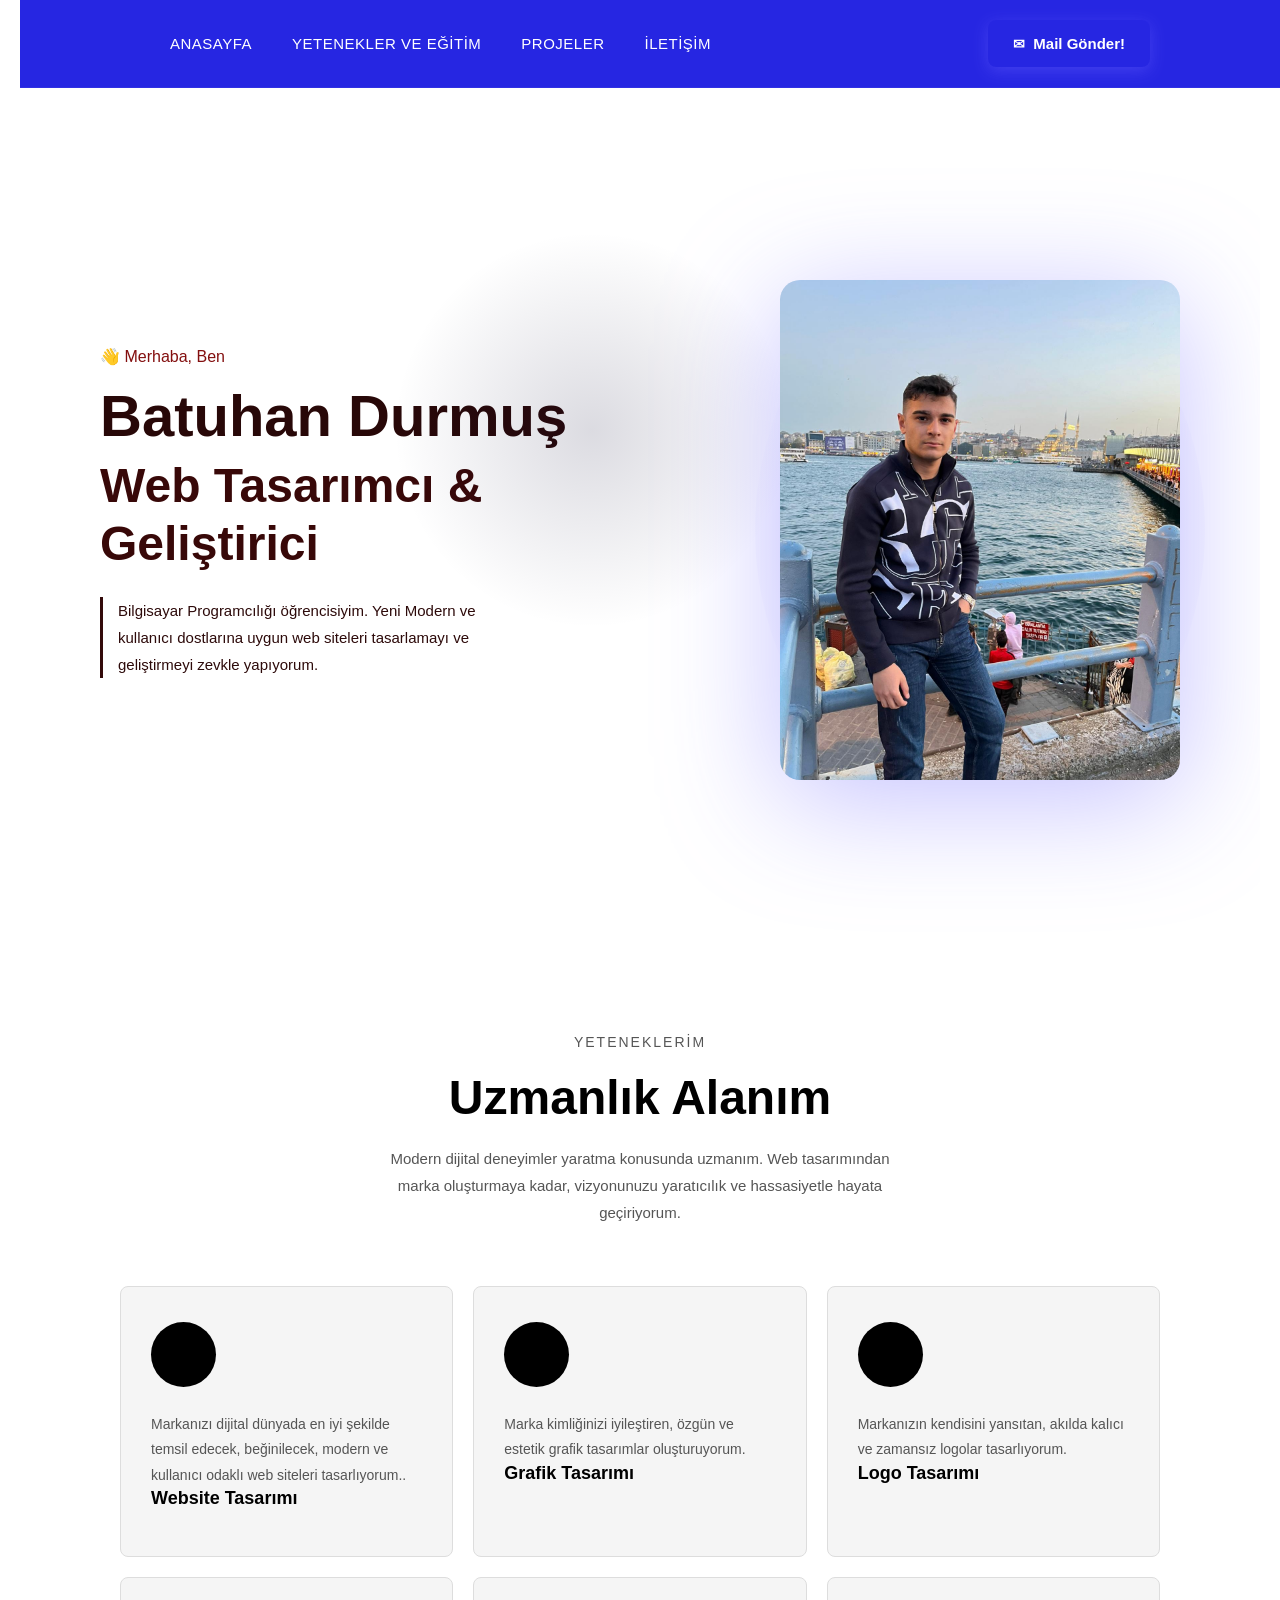
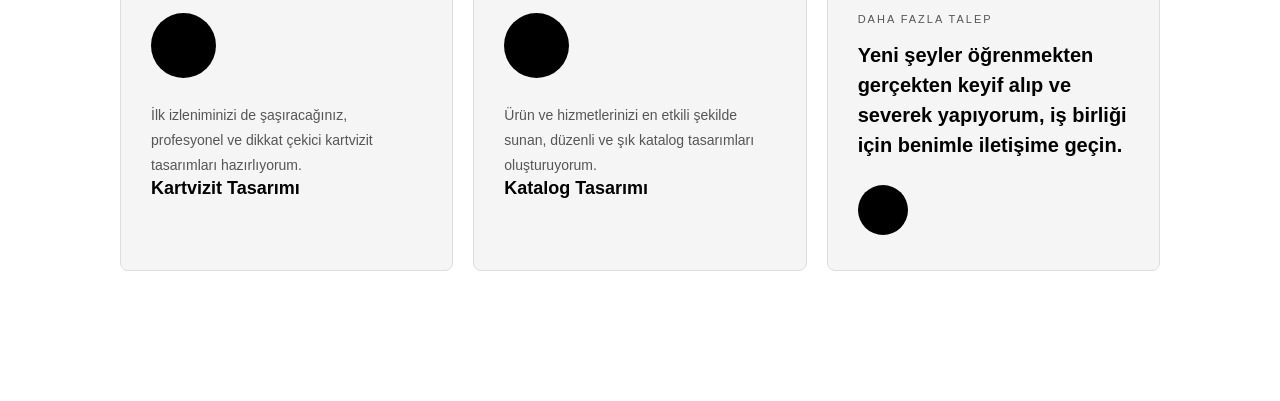
<file: index.html>
<!DOCTYPE html>
<html lang="tr">
<head>
    <meta charset="UTF-8">
    <meta name="viewport" content="width=device-width, initial-scale=1.0">
    <link rel="stylesheet" href="style.css">
    <title>Batuhan Durmuş - Kişisel Portfolyo</title>
</head>
<body>

    <!-- NAVBAR -->
    <nav>
        <ul class="nav-links">
            <li><a href="anasayfa.html" class="active">Anasayfa</a></li>
            <li><a href="yeteneklerveegitim.html">Yetenekler ve Eğitim</a></li>
            <li><a href="projeler.html">Projeler</a></li>
            <li><a href="iletisim.html">İletişim</a></li>
        </ul>
        <a href="iletisim.html" class="nav-btn">Mail Gönder!</a>
    </nav>

    <section class="hero">
        <div class="hero-content">
            <p class="hero-greeting">👋 Merhaba, Ben</p>
            <h1 class="hero-title">Batuhan Durmuş</h1>
            <h2 class="hero-subtitle">
                <span class="colored">Web Tasarımcı & Geliştirici</span><br>
            </h2>
            <p class="hero-desc">
                Bilgisayar Programcılığı öğrencisiyim. 
                Yeni Modern ve kullanıcı dostlarına uygun web siteleri tasarlamayı 
                ve geliştirmeyi zevkle yapıyorum.
            </p>
        </div>

        <div class="hero-image">
            <div class="image-wrapper">
                <img src="resim1.jpeg" alt="Batuhan Durmuş">
                <div class="image-glow"></div>
            </div>
        </div>
    </section>

    <section class="services-section">
    <div class="services-header">
        <p class="subtitle">Yeteneklerim</p>
        <h2>Uzmanlık Alanım</h2>
        <p>Modern dijital deneyimler yaratma konusunda uzmanım. Web tasarımından marka oluşturmaya kadar, vizyonunuzu yaratıcılık ve hassasiyetle hayata geçiriyorum.</p>
    </div>

    <div class="services-grid">

        <div class="service-card">
            <div class="icon-circle">
                <i class="fas fa-desktop"></i>
            </div>
            <p>Markanızı dijital dünyada en iyi şekilde temsil edecek, beğinilecek, modern ve kullanıcı odaklı web siteleri tasarlıyorum..</p>
            <h3>Website Tasarımı</h3>
        </div>


        <div class="service-card">
            <div class="icon-circle">
                <i class="fas fa-layer-group"></i>
            </div>
            <p>Marka kimliğinizi iyileştiren, özgün ve estetik grafik tasarımlar oluşturuyorum.</p>
            <h3>Grafik Tasarımı</h3>
        </div>

     
        <div class="service-card">
            <div class="icon-circle">
                <i class="fas fa-mobile-alt"></i>
            </div>
            <p>Markanızın kendisini yansıtan, akılda kalıcı ve zamansız logolar tasarlıyorum.</p>
            <h3>Logo Tasarımı</h3>
        </div>

      
        <div class="service-card">
            <div class="icon-circle">
                <i class="fas fa-tags"></i>
            </div>
            <p>İlk izleniminizi de şaşıracağınız, profesyonel ve dikkat çekici kartvizit tasarımları hazırlıyorum.</p>
            <h3>Kartvizit Tasarımı</h3>
        </div>

       
        <div class="service-card">
            <div class="icon-circle">
                <i class="fas fa-pen-nib"></i>
            </div>
            <p>Ürün ve hizmetlerinizi en etkili şekilde sunan, düzenli ve şık katalog tasarımları oluşturuyorum.</p>
            <h3>Katalog Tasarımı</h3>
        </div>

      
        <div class="further-card">
            <span class="further-label">Daha Fazla Talep</span>
            <h3>Yeni şeyler öğrenmekten gerçekten keyif alıp ve severek yapıyorum, iş birliği için benimle iletişime geçin.</h3>
            <a href="##contact" class="arrow-btn">
                <i class="fas fa-arrow-right"></i>
            </a>
        </div>

    </div>
</section>

</body>
</html>
</file>
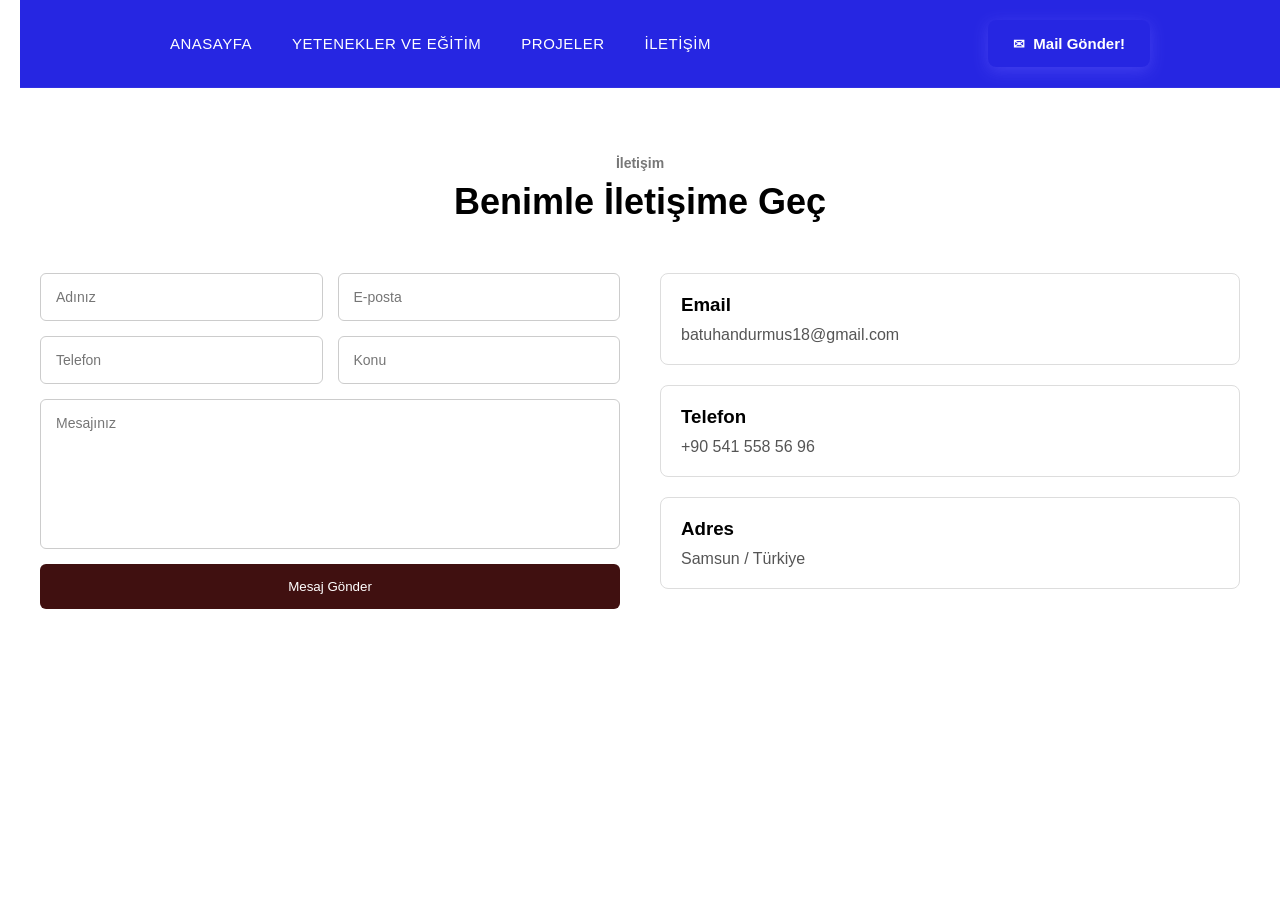
<file: iletisim.html>
<!DOCTYPE html>
<html lang="tr">
<head>
    <meta charset="UTF-8">
    <meta name="viewport" content="width=device-width, initial-scale=1.0">
    <link rel="stylesheet" href="style.css">
    <title>Batuhan Durmuş - Kişisel Portfolyo</title>
</head>
<body>


    <nav>
        <ul class="nav-links">
            <li><a href="index.html" class="active">Anasayfa</a></li>
            <li><a href="yeteneklerveegitim.html">Yetenekler ve Eğitim</a></li>
            <li><a href="projeler.html">Projeler</a></li>
            <li><a href="iletisim.html">İletişim</a></li>
        </ul>
        <a href="iletisim.html" class="nav-btn">Mail Gönder!</a>
    </nav>
    <section class="contact">
        <div class="container">

            <!-- Başlık -->
            <div class="contact-header">
                <h5>İletişim</h5>
                <h1>Benimle İletişime Geç</h1>
            </div>

            <div class="contact-content">

                <!-- FORM -->
                <div class="contact-form">
                    <form>
                        <div class="row">
                            <input type="text" placeholder="Adınız">
                            <input type="email" placeholder="E-posta">
                        </div>

                        <div class="row">
                            <input type="text" placeholder="Telefon">
                            <input type="text" placeholder="Konu">
                        </div>

                        <textarea placeholder="Mesajınız"></textarea>

                        <button type="submit">Mesaj Gönder</button>
                    </form>
                </div>

                <!-- CONTACT INFO -->
                <div class="contact-info">

                    <div class="info-box">
                        <h3>Email</h3>
                        <p>batuhandurmus18@gmail.com</p>
                    </div>

                    <div class="info-box">
                        <h3>Telefon</h3>
                        <p>+90 541 558 56 96</p>
                    </div>

                    <div class="info-box">
                        <h3>Adres</h3>
                        <p>Samsun / Türkiye</p>
                    </div>

                </div>

            </div>

        </div>
    </section>

</body>
</html>
</file>
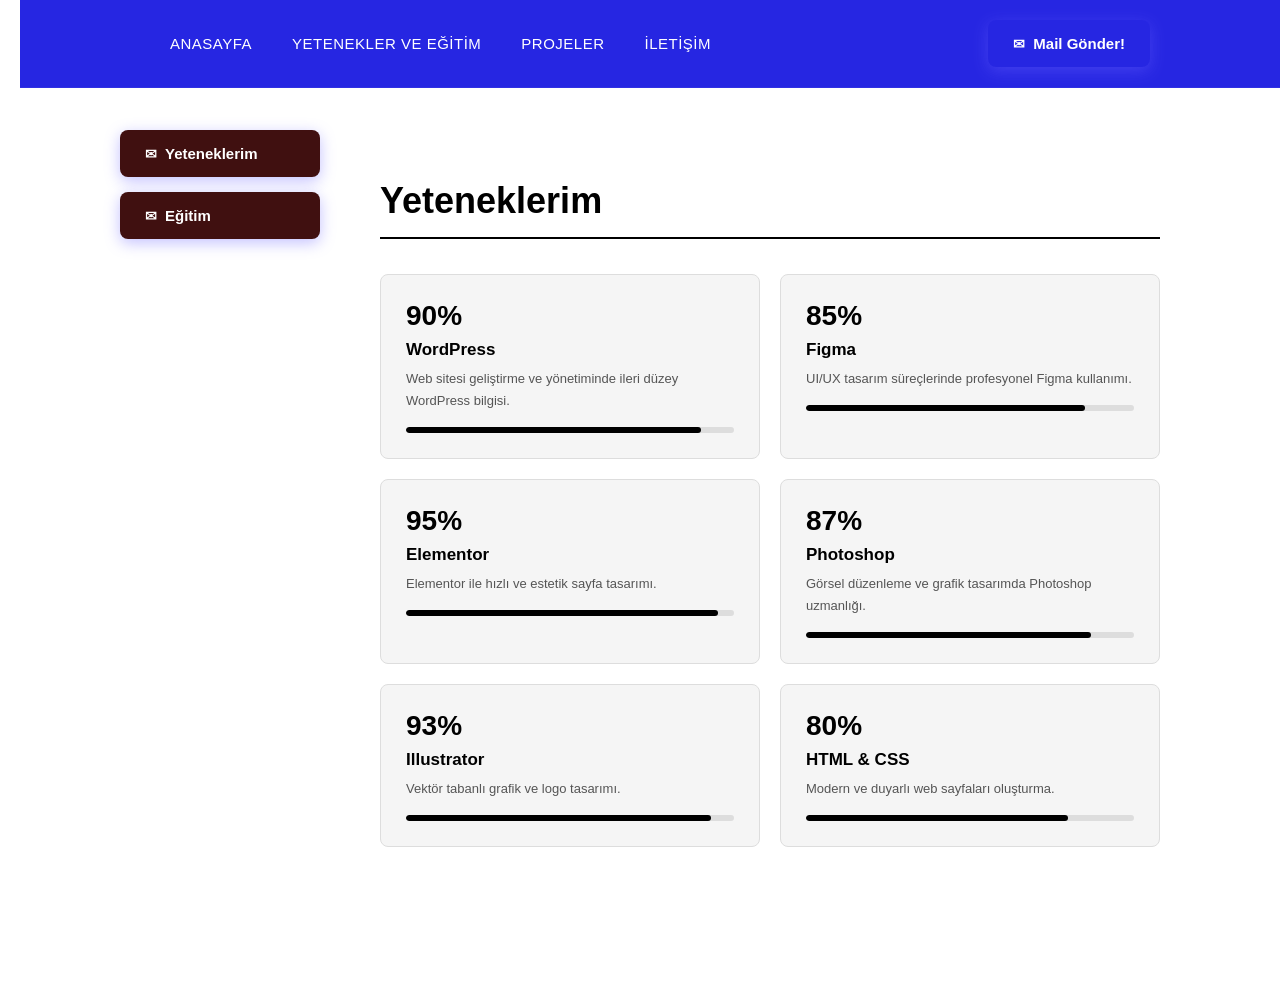
<file: yeteneklerveegitim.html>
<!DOCTYPE html>
<html lang="tr">
<head>
    <meta charset="UTF-8">
    <meta name="viewport" content="width=device-width, initial-scale=1.0">
    <link rel="stylesheet" href="style.css">
    <link rel="stylesheet" href="java.js">
    <title>Batuhan Durmuş - Kişisel Portfolyo</title>
</head>

<body>

    <nav>
        <ul class="nav-links">
            <li><a href="index.html" class="active">Anasayfa</a></li>
            <li><a href="yeteneklerveegitim.html">Yetenekler ve Eğitim</a></li>
            <li><a href="projeler.html">Projeler</a></li>
            <li><a href="iletisim.html">İletişim</a></li>
        </ul>
        <a href="iletisim.html" class="nav-btn">Mail Gönder!</a>
    </nav>

<section class="skills-education-section">

    <!-- Sol Navigasyon -->
    <div class="side-nav">
        <button class="nav-btn active" onclick="showTab('skills')">Yeteneklerim</button>
        <button class="nav-btn" onclick="showTab('education')">Eğitim</button>
    </div>

    <!-- İçerik Alanı -->
    <div class="content-area">

        <!-- YETENEKLERİM -->
        <div id="skills" class="tab-content active">
            <h2 style="margin-top:50px;">Yeteneklerim</h2>
            <div class="skills-grid">

                <div class="skill-card">
                    <span class="skill-percent">90%</span>
                    <h3>WordPress</h3>
                    <p>Web sitesi geliştirme ve yönetiminde ileri düzey WordPress bilgisi.</p>
                    <div class="progress-bar">
                        <div class="progress" style="width: 90%"></div>
                    </div>
                </div>

                <div class="skill-card">
                    <span class="skill-percent">85%</span>
                    <h3>Figma</h3>
                    <p>UI/UX tasarım süreçlerinde profesyonel Figma kullanımı.</p>
                    <div class="progress-bar">
                        <div class="progress" style="width: 85%"></div>
                    </div>
                </div>

                <div class="skill-card">
                    <span class="skill-percent">95%</span>
                    <h3>Elementor</h3>
                    <p>Elementor ile hızlı ve estetik sayfa tasarımı.</p>
                    <div class="progress-bar">
                        <div class="progress" style="width: 95%"></div>
                    </div>
                </div>

                <div class="skill-card">
                    <span class="skill-percent">87%</span>
                    <h3>Photoshop</h3>
                    <p>Görsel düzenleme ve grafik tasarımda Photoshop uzmanlığı.</p>
                    <div class="progress-bar">
                        <div class="progress" style="width: 87%"></div>
                    </div>
                </div>

                <div class="skill-card">
                    <span class="skill-percent">93%</span>
                    <h3>Illustrator</h3>
                    <p>Vektör tabanlı grafik ve logo tasarımı.</p>
                    <div class="progress-bar">
                        <div class="progress" style="width: 93%"></div>
                    </div>
                </div>

                <div class="skill-card">
                    <span class="skill-percent">80%</span>
                    <h3>HTML & CSS</h3>
                    <p>Modern ve duyarlı web sayfaları oluşturma.</p>
                    <div class="progress-bar">
                        <div class="progress" style="width: 80%"></div>
                    </div>
                </div>

            </div>
        </div>

        <!-- EĞİTİM -->
        <div id="education" class="tab-content">
            <h2 style="margin-top:50px;">Eğitim</h2>
            <div class="education-list">

                <div class="edu-card">
                    <span class="edu-date">09/2023 – 06/2024</span>
                    <div class="edu-info">
                        <h3>UI/UX Tasarım Uzmanlığı</h3>
                        <p class="edu-school">Meslek Lisesi Eğitimi</p>
                    </div>
                    <p class="edu-desc">Kullanıcı arayüzü ve deneyim tasarımı alanında kapsamlı eğitim.</p>
                </div>

                <div class="edu-card">
                    <span class="edu-date">09/2023 – 06/2024</span>
                    <div class="edu-info">
                        <h3>Web Tasarım Uzmanlığı</h3>
                        <p class="edu-school">Meslek Lisesi Eğitimi</p>
                    </div>
                    <p class="edu-desc">Web tasarım ve geliştirme süreçlerinde ileri düzey eğitim.</p>
                </div>

                <div class="edu-card">
                    <span class="edu-date">09/2023 – 06/2024</span>
                    <div class="edu-info">
                        <h3>Grafik Tasarım</h3>
                        <p class="edu-school">Meslek Lisesi Eğitimi</p>
                    </div>
                    <p class="edu-desc">Profesyonel grafik tasarım teknikleri ve uygulamaları.</p>
                </div>

                <div class="edu-card">
                    <span class="edu-date">09/2023 – 06/2024</span>
                    <div class="edu-info">
                        <h3>Hareketli Grafik Tasarımı</h3>
                        <p class="edu-school">Meslek Lisesi Eğitimi</p>
                    </div>
                    <p class="edu-desc">Animasyon ve hareketli grafik tasarımı üzerine uzmanlaşma.</p>
                </div>

            </div>
        </div>

    </div>
</section>

<script src="java.js"></script>
</body>
</html>
</file>
<file: style.css>
* {
            margin: 0;
            padding: 0;
            box-sizing: border-box;
            font-family: 'Segoe UI', Tahoma, Geneva, Verdana, sans-serif;
        }

        body {
            background: linear-gradient(135deg, ##0a0a1a 0%, ##0d1b2a 50%, ##1a2a3a 100%);
            min-height: 100vh;
            color: white;
        }

        /* ===== NAVBAR ===== */
        nav {
            display: flex;
            justify-content: space-between;
            align-items: center;
            padding: 20px 150px;
            position: fixed;
            width: 100%;
            top: 0;
            z-index: 1000;
            background: rgba(1, 1, 221, 0.85);
            backdrop-filter: blur(10px);
            border-bottom: 1px solid rgba(255,255,255,0.05);
        }

        .nav-links {
            display: flex;
            gap: 40px;
            list-style: none;
        }

        .nav-links a {
            color: #fff;
            text-decoration: none;
            font-size: 15px;
            font-weight: 500;
            letter-spacing: 0.5px;
            transition: color 0.3s;
            text-transform: uppercase;
        }

        .nav-links a:hover,
        .nav-links a.active {
            color: ##ffffff;
        }

        .nav-btn {
            background: linear-gradient(135deg, ##6c63ff, ##a78bfa);
            color: white;
            padding: 10px 30px;
            border-radius: 25px;
            text-decoration: none;
            font-size: 14px;
            font-weight: 600;
            display: flex;
            align-items: center;
            gap: 8px;
            transition: transform 0.3s, box-shadow 0.3s;
            box-shadow: 0 4px 15px rgba(108, 99, 255, 0.4);
        }

        .nav-btn:hover {
            transform: translateY(-2px);
            box-shadow: 0 6px 20px rgba(5, 165, 104, 0.6);
        }

        .nav-btn::before {
            content: "✉";
            font-size: 14px;
        }

        /* ===== HERO SECTION ===== */
        .hero {
            display: flex;
            align-items: center;
            justify-content: space-between;
            min-height: 100vh;
            padding: 120px 80px 60px;
            position: relative;
            overflow: hidden;
        }

        .hero::before {
            content: '';
            position: absolute;
            top: 20%;
            left: 30%;
            width: 400px;
            height: 400px;
            background: radial-gradient(circle, rgba(16, 14, 54, 0.15) 0%, transparent 70%);
            border-radius: 50%;
            pointer-events: none;
        }

        .hero-content {
            max-width: 520px;
            
        }

        .hero-greeting {
            font-size: 16px;
            color: #830f0f;
            margin-bottom: 18px;
            font-weight: 500;
        }

        .hero-title {
            font-size: 58px;
            font-weight: 800;
            line-height: 1.1;
            margin-bottom: 10px;
            color: #280808;
        }

        .hero-subtitle {
            font-size: 48px;
            font-weight: 800;
            line-height: 1.2;
            margin-bottom: 25px;
        }

        .hero-subtitle .colored {
            color: #380808;
        }

        .hero-desc {
            font-size: 15px;
            color: #2d0a0a;
            line-height: 1.8;
            margin-bottom: 35px;
            border-left: 3px solid #330a0a;
            padding-left: 15px;
            max-width: 420px;
        }

        .hire-btn {
            display: inline-flex;
            align-items: center;
            justify-content: center;
            width: 120px;
            height: 120px;
            border-radius: 50%;
            background: linear-gradient(135deg, ##6c63ff, ##a78bfa);
            color: white;
            text-decoration: none;
            font-size: 13px;
            font-weight: 700;
            text-align: center;
            letter-spacing: 1px;
            transition: transform 0.3s, box-shadow 0.3s;
            box-shadow: 0 8px 25px rgba(108, 99, 255, 0.5);
            animation: pulse 2.5s infinite;
            line-height: 1.3;
            padding: 10px;
        }

        .hire-btn:hover {
            transform: scale(1.08);
            box-shadow: 0 12px 35px rgba(16, 13, 65, 0.7);
        }

        @keyframes pulse {
            0%, 100% { box-shadow: 0 8px 25px rgba(108, 99, 255, 0.5); }
            50% { box-shadow: 0 8px 40px rgba(108, 99, 255, 0.8); }
        }

        .social-icons {
            display: flex;
            gap: 15px;
            margin-top: 40px;
        }

        .social-icons a {
            display: flex;
            align-items: center;
            justify-content: center;
            width: 40px;
            height: 40px;
            border-radius: 50%;
            border: 1px solid rgba(255,255,255,0.2);
            color: ##aaa;
            text-decoration: none;
            font-size: 16px;
            transition: all 0.3s;
        }

        .social-icons a:hover {
            border-color: ##6c63ff;
            color: ##6c63ff;
            transform: translateY(-3px);
        }

        /* ===== HERO IMAGE ===== */
        .hero-image {
            position: relative;
            z-index: 1;
            flex-shrink: 0;
        }

        .image-wrapper {
            position: relative;
        }

        .image-wrapper img {
            width: 400px;
            height: 500px;
            object-fit: cover;
            border-radius: 20px;
            display: block;
            filter: drop-shadow(0 20px 60px rgba(108, 99, 255, 0.4));
        }

        .image-glow {
            position: absolute;
            top: 50%;
            left: 50%;
            transform: translate(-50%, -50%);
            width: 450px;
            height: 550px;
            background: radial-gradient(circle, rgba(108,99,255,0.25) 0%, transparent 70%);
            border-radius: 50%;
            z-index: -1;
        }

        /* ===== RESPONSIVE ===== */
        @media (max-width: 900px) {
            nav {
                padding: 15px 30px;
            }

            .nav-links {
                gap: 15px;
            }

            .hero {
                flex-direction: column;
                padding: 120px 30px 60px;
                text-align: center;
            }

            .hero-title {
                font-size: 38px;
            }

            .hero-subtitle {
                font-size: 32px;
            }

            .hero-desc {
                border-left: none;
                padding-left: 0;
            }

            .social-icons {
                justify-content: center;
            }

            .image-wrapper img {
                width: 280px;
                height: 350px;
                margin-top: 40px;
            }
        }

         * {
            margin: 0;
            padding: 0;
            box-sizing: border-box;
        }

        body {
            background-color: ##ffffff;
            color: #000000;
            font-family: 'Segoe UI', Tahoma, Geneva, Verdana, sans-serif;
        }

        .services-section {
            padding: 80px 100px;
        }

        .services-header {
            text-align: center;
            margin-bottom: 60px;
        }

        .services-header .subtitle {
            color: #555555;
            font-size: 14px;
            letter-spacing: 2px;
            text-transform: uppercase;
            margin-bottom: 15px;
        }

        .services-header h2 {
            font-size: 48px;
            font-weight: 700;
            margin-bottom: 20px;
            color: #000000;
        }

        .services-header p {
            color: #555555;
            font-size: 15px;
            line-height: 1.8;
            max-width: 500px;
            margin: 0 auto;
        }

        .services-grid {
            display: grid;
            grid-template-columns: repeat(3, 1fr);
            gap: 20px;
        }

        .service-card {
            background-color: #f5f5f5;
            border: 1px solid #dddddd;
            border-radius: 8px;
            padding: 35px 30px;
            transition: all 0.3s ease;
            cursor: pointer;
        }

        .service-card:hover {
            border-color: #4a9eff;
            transform: translateY(-5px);
            box-shadow: 0 10px 30px rgba(0, 0, 0, 0.1);
        }

        .icon-circle {
            width: 65px;
            height: 65px;
            background-color: #000000;
            border-radius: 50%;
            display: flex;
            align-items: center;
            justify-content: center;
            margin-bottom: 25px;
        }

        .icon-circle i {
            font-size: 24px;
            color: #ffffff;
        }

        .service-card h3 {
            color: #000000;
            font-size: 18px;
            font-weight: 600;
            margin-bottom: 12px;
        }

        .service-card p {
            color: #555555;
            font-size: 14px;
            line-height: 1.8;
        }

        .further-card {
            background-color: #f5f5f5;
            border: 1px solid #dddddd;
            border-radius: 8px;
            padding: 35px 30px;
            display: flex;
            flex-direction: column;
            justify-content: center;
        }

        .further-card .further-label {
            color: #555555;
            font-size: 11px;
            letter-spacing: 2px;
            text-transform: uppercase;
            margin-bottom: 15px;
        }

        .further-card h3 {
            color: #000000;
            font-size: 20px;
            font-weight: 600;
            line-height: 1.5;
            margin-bottom: 25px;
        }

        .arrow-btn {
            width: 50px;
            height: 50px;
            background-color: #000000;
            border-radius: 50%;
            display: flex;
            align-items: center;
            justify-content: center;
            cursor: pointer;
            transition: all 0.3s ease;
            text-decoration: none;
        }

        .arrow-btn:hover {
            background-color: #000;
            transform: scale(1.1);
        }

        .arrow-btn i {
            color: #000;
            font-size: 18px;
        }

        @media (max-width: 968px) {
            .services-section {
                padding: 60px 40px;
            }

            .services-grid {
                grid-template-columns: repeat(2, 1fr);
            }

            .services-header h2 {
                font-size: 36px;
            }
        }

        @media (max-width: 600px) {
            .services-section {
                padding: 40px 20px;
            }

            .services-grid {
                grid-template-columns: 1fr;
            }

            .services-header h2 {
                font-size: 28px;
            }
        }

        /* CONTACT */
.contact {
    padding: 80px 20px;
}

.container {
    max-width: 1200px;
    margin: auto;
}

/* HEADER TEXT */
.contact-header {
    margin-top: 25px;
    text-align: center;
    margin-bottom: 50px;
}

.contact-header h5 {
    font-size: 14px;
    color: #777;
    margin-bottom: 10px;
}

.contact-header h1 {
    font-size: 36px;
    color: #000;
}

/* CONTENT */
.contact-content {
    display: flex;
    gap: 40px;
    flex-wrap: wrap;
}

/* FORM */
.contact-form {
    flex: 1;
    min-width: 300px;
}

.contact-form form {
    display: flex;
    flex-direction: column;
    gap: 15px;
}

.row {
    display: flex;
    gap: 15px;
}

.row input {
    width: 100%;
}

input, textarea {
    padding: 15px;
    border: 1px solid #ccc;
    outline: none;
    font-size: 14px;
    border-radius: 6px;
    background: #fff;
    color: #000;
}

textarea {
    height: 150px;
    resize: none;
}

/* BUTTON */
button {
    padding: 15px;
    border: none;
    background: #401010;
    color: #fff;
    cursor: pointer;
    border-radius: 6px;
    transition: 0.3s;
}

button:hover {
    background: #2c0e0e;
}

/* INFO */
.contact-info {
    flex: 1;
    min-width: 250px;
    display: flex;
    flex-direction: column;
    gap: 20px;
}

.info-box {
    padding: 20px;
    border: 1px solid #ddd;
    border-radius: 8px;
    background: #fff;
}

.info-box h3 {
    margin-bottom: 10px;
    color: #000;
}

.info-box p {
    color: #555;
}

/* RESPONSIVE */
@media (max-width: 768px) {
    .contact-content {
        flex-direction: column;
    }

    .row {
        flex-direction: column;
    }
}

* {
    margin: 0;
    padding: 0;
    box-sizing: border-box;
    font-family: 'Segoe UI', Tahoma, Geneva, Verdana, sans-serif;
}

body {
    background-color: ##ffffff;
    color: ##000000;
}

/* ===== ANA SECTION ===== */
.skills-education-section {
    display: flex;
    min-height: 100vh;
    padding: 80px 100px;
    gap: 60px;
    align-items: flex-start;
}

/* ===== SOL NAVİGASYON ===== */
.side-nav {
    display: flex;
    flex-direction: column;
    gap: 15px;
    min-width: 200px;
    position: sticky;
    top: 100px;
}

.nav-btn {
    background-color: ##f5f5f5;
    border: 1px solid ##dddddd;
    border-radius: 8px;
    padding: 15px 25px;
    font-size: 15px;
    font-weight: 600;
    color: ##555555;
    cursor: pointer;
    text-align: left;
    transition: all 0.3s ease;
}

.nav-btn:hover {
    background-color: ##000000;
    color: ##ffffff;
    border-color: ##000000;
}

.nav-btn.active {
    background-color: ##000000;
    color: ##ffffff;
    border-color: ##000000;
}

/* ===== İÇERİK ALANI ===== */
.content-area {
    flex: 1;
}

.tab-content {
    display: none;
}

.tab-content.active {
    display: block;
}

.tab-content h2 {
    font-size: 36px;
    font-weight: 700;
    color: ##000000;
    margin-bottom: 35px;
    padding-bottom: 15px;
    border-bottom: 2px solid #000000;
}

/* ===== YETENEKLERİM ===== */
.skills-grid {
    display: grid;
    grid-template-columns: repeat(2, 1fr);
    gap: 20px;
}

.skill-card {
    background-color: #f5f5f5;
    border: 1px solid #dddddd;
    border-radius: 8px;
    padding: 25px;
    transition: all 0.3s ease;
}

.skill-card:hover {
    transform: translateY(-3px);
    box-shadow: 0 8px 20px rgba(0, 0, 0, 0.1);
    border-color: #000000;
}

.skill-percent {
    font-size: 28px;
    font-weight: 800;
    color: #000000;
    display: block;
    margin-bottom: 8px;
}

.skill-card h3 {
    font-size: 17px;
    font-weight: 700;
    color: #000000;
    margin-bottom: 8px;
}

.skill-card p {
    font-size: 13px;
    color: #555555;
    line-height: 1.7;
    margin-bottom: 15px;
}

.progress-bar {
    width: 100%;
    height: 6px;
    background-color: #dddddd;
    border-radius: 10px;
    overflow: hidden;
}

.progress {
    height: 100%;
    background-color: #000000;
    border-radius: 10px;
    transition: width 1s ease;
}

/* ===== EĞİTİM ===== */
.education-list {
    display: flex;
    flex-direction: column;
    gap: 20px;
}

.edu-card {
    background-color: #f5f5f5;
    border: 1px solid #dddddd;
    border-radius: 8px;
    padding: 25px 30px;
    display: grid;
    grid-template-columns: 180px 1fr;
    grid-template-rows: auto auto;
    gap: 10px 20px;
    transition: all 0.3s ease;
}

.edu-card:hover {
    transform: translateY(-3px);
    box-shadow: 0 8px 20px rgba(0, 0, 0, 0.1);
    border-color: #000000;
}

.edu-date {
    font-size: 13px;
    font-weight: 600;
    color: ##555555;
    background-color: #e0e0e0;
    padding: 5px 10px;
    border-radius: 5px;
    height: fit-content;
    text-align: center;
}

.edu-info h3 {
    font-size: 17px;
    font-weight: 700;
    color: #000000;
    margin-bottom: 5px;
}

.edu-school {
    font-size: 13px;
    color: #555555;
    font-weight: 500;
}

.edu-desc {
    font-size: 13px;
    color: #555555;
    line-height: 1.7;
    grid-column: 2;
}

/* ===== RESPONSIVE ===== */
@media (max-width: 968px) {
    .skills-education-section {
        flex-direction: column;
        padding: 60px 40px;
    }

    .side-nav {
        flex-direction: row;
        position: static;
        width: 100%;
    }

    .nav-btn {
        flex: 1;
        text-align: center;
    }

    .skills-grid {
        grid-template-columns: 1fr;
    }

    .edu-card {
        grid-template-columns: 1fr;
    }

    .edu-desc {
        grid-column: 1;
    }
}

@media (max-width: 600px) {
    .skills-education-section {
        padding: 40px 20px;
    }

    .tab-content h2 {
        font-size: 28px;
    }
}

* {
            margin: 0;
            padding: 0;
            box-sizing: border-box;
        }
        
        body {
            font-family: Arial, sans-serif;
            background-color: ##f8f9fa;
            padding: 50px 20px;
        }
        
        .container {
            max-width: 1200px;
            margin: 0 auto;
        }
        
        .header {
            text-align: center;
            margin-bottom: 60px;
        }
        
        .logo {
            color: ##8B4CB8;
            font-size: 24px;
            font-weight: bold;
            margin-bottom: 20px;
        }
        
        .title {
            color: ##333;
            font-size: 36px;
            font-weight: bold;
        }
        
        .projects-grid {
            display: grid;
            grid-template-columns: repeat(auto-fit, minmax(350px, 1fr));
            gap: 40px;
            margin-top: 40px;
        }
        
        .project-card {
            background: white;
            border-radius: 15px;
            padding: 30px;
            text-align: center;
            box-shadow: 0 10px 30px rgba(0, 0, 0, 0.1);
            transition: transform 0.3s ease, box-shadow 0.3s ease;
        }
        
        .project-card:hover {
            transform: translateY(-10px);
            box-shadow: 0 20px 50px rgba(0, 0, 0, 0.15);
        }
        
        .device-mockup {
            position: relative;
            margin-bottom: 25px;
        }
        
        .device-mockup img {
            width: 100%;
            height: auto;
            border-radius: 10px;
        }
        
        .project-title {
            color: ##333;
            font-size: 18px;
            font-weight: 600;
            margin-top: 20px;
        }

        .device-mockup a{
            text-decoration: none;
        }
        
        @media (max-width: 768px) {
            .projects-grid {
                grid-template-columns: 1fr;
                gap: 30px;
            }
            
            .title {
                font-size: 28px;
            }
            
            .project-card {
                padding: 20px;
            }
        }
</file>
